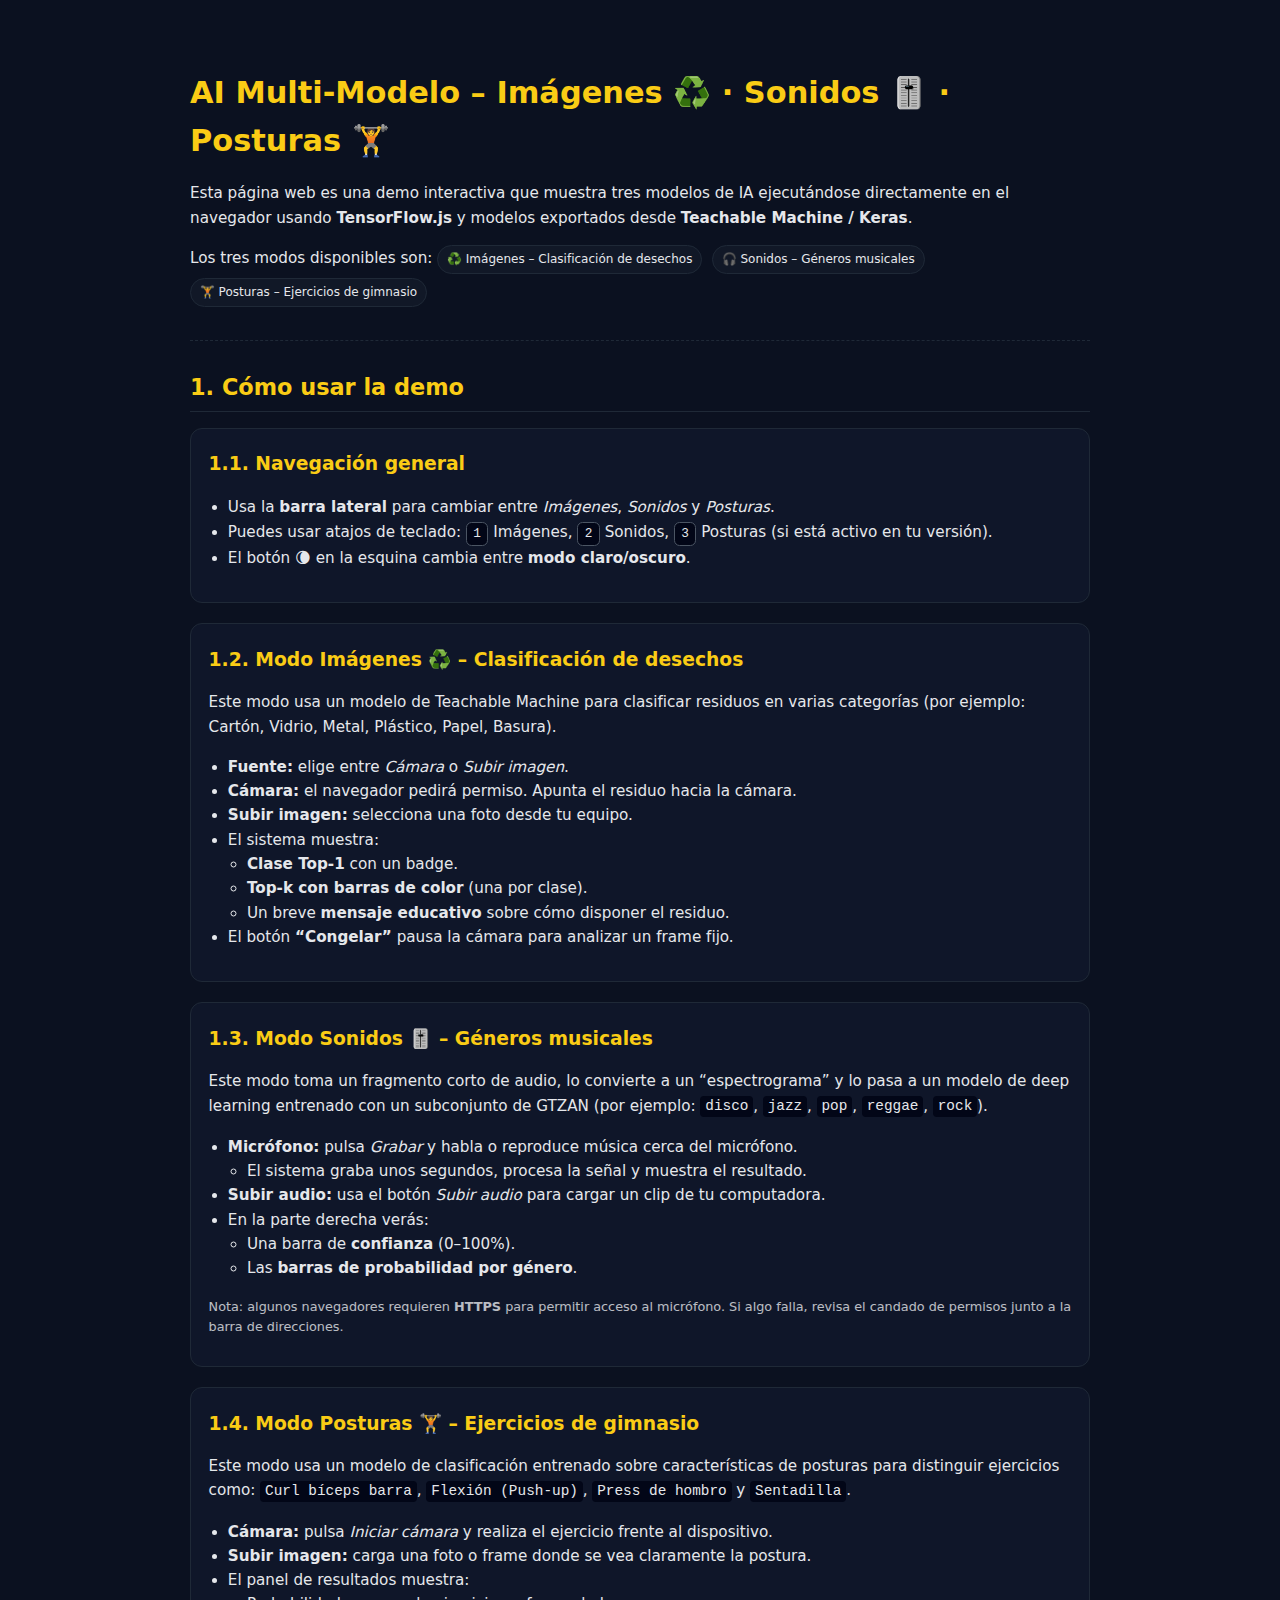
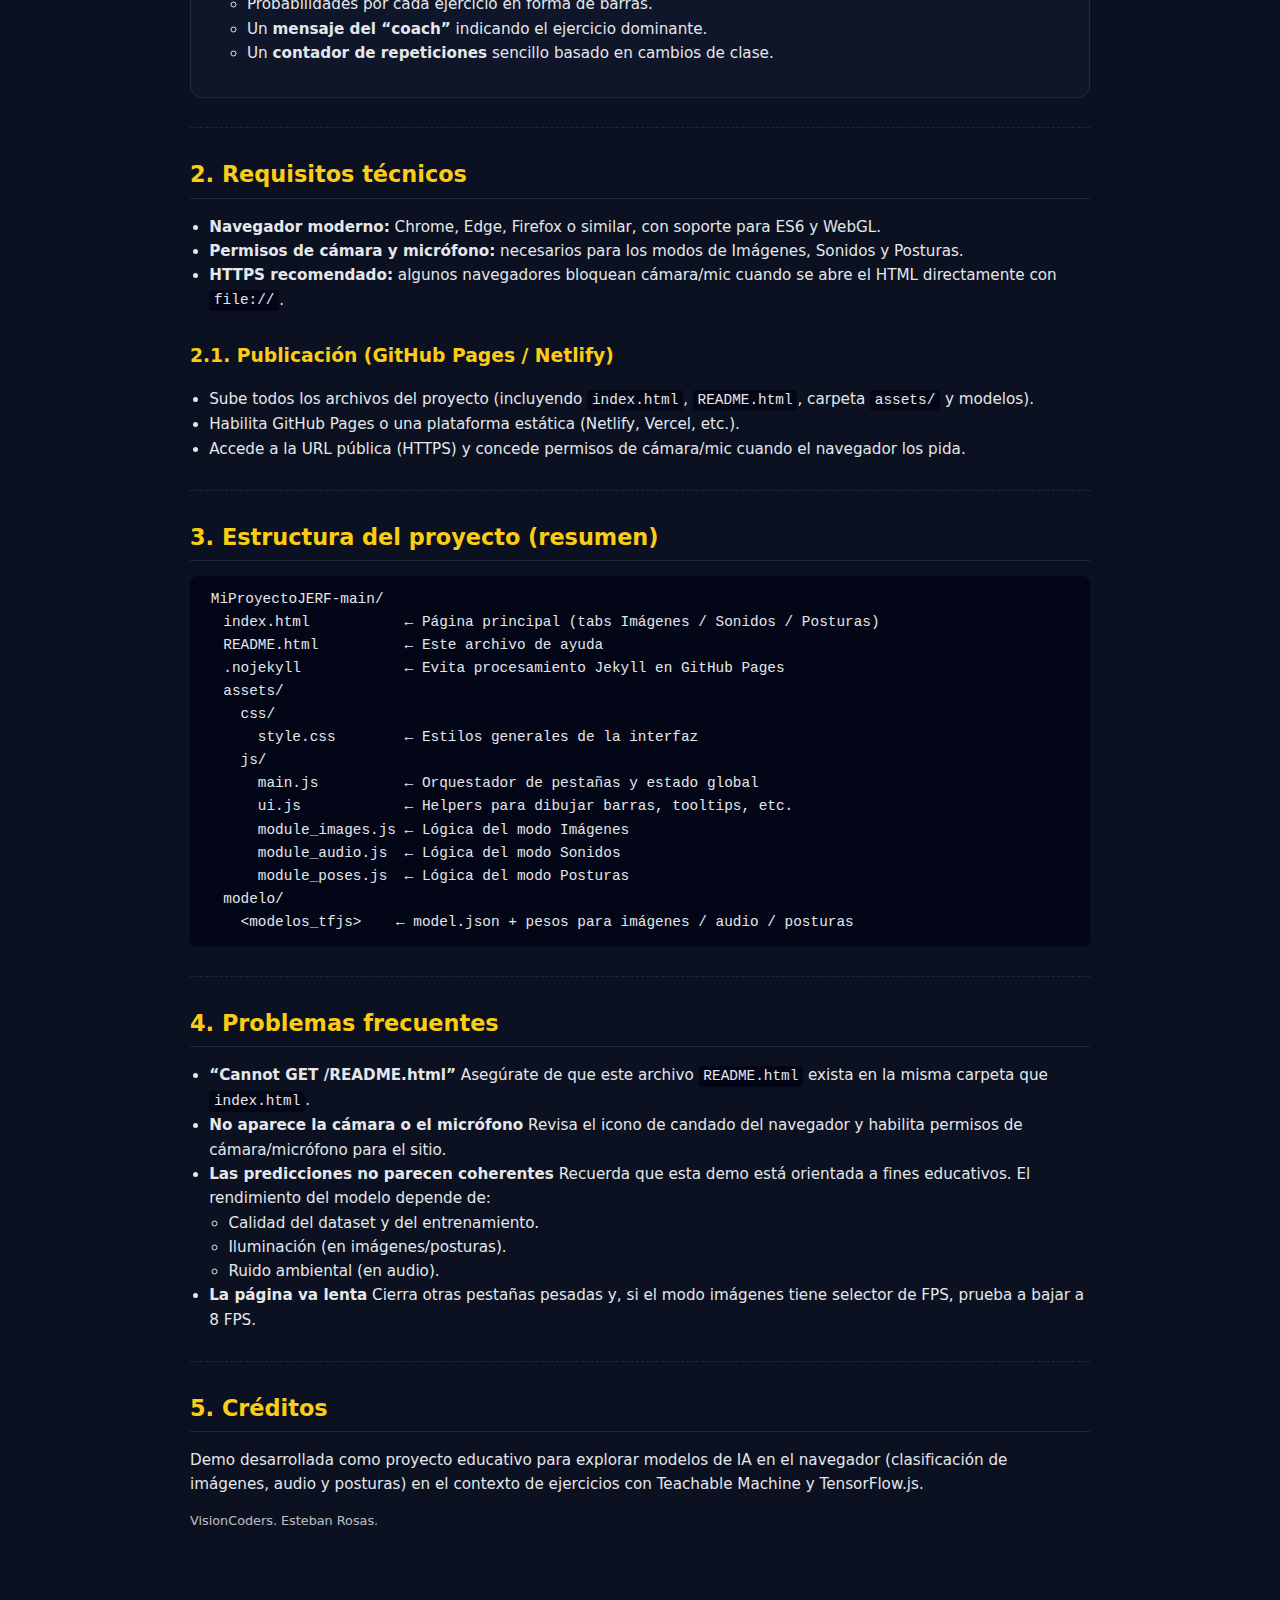
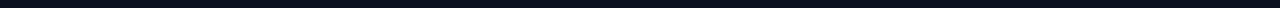
<file: README.html>
<!doctype html>
<html lang="es">
<head>
  <meta charset="utf-8" />
  <title>AI Multi-Modelo – Ayuda / README</title>
  <meta name="viewport" content="width=device-width, initial-scale=1" />
  <style>
    :root {
      color-scheme: light dark;
      font-family: system-ui, -apple-system, BlinkMacSystemFont, "Segoe UI", sans-serif;
    }
    body {
      margin: 0;
      padding: 0;
      line-height: 1.6;
      background: #0b1120;
      color: #e5e7eb;
    }
    .page {
      max-width: 900px;
      margin: 0 auto;
      padding: 2.5rem 1.5rem 3rem;
    }
    h1, h2, h3 {
      color: #facc15;
      margin-top: 1.8rem;
      margin-bottom: 0.8rem;
    }
    h1 {
      font-size: 1.9rem;
    }
    h2 {
      font-size: 1.4rem;
      border-bottom: 1px solid #1f2937;
      padding-bottom: 0.3rem;
    }
    p, li {
      font-size: 0.95rem;
    }
    code {
      font-family: ui-monospace, SFMono-Regular, Menlo, Monaco, Consolas, "Liberation Mono", "Courier New", monospace;
      font-size: 0.9rem;
      background: #020617;
      padding: 0.15rem 0.3rem;
      border-radius: 4px;
    }
    pre {
      background: #020617;
      padding: 0.8rem 1rem;
      border-radius: 8px;
      overflow-x: auto;
      font-size: 0.9rem;
    }
    a {
      color: #38bdf8;
      text-decoration: none;
    }
    a:hover {
      text-decoration: underline;
    }
    .tag {
      display: inline-block;
      font-size: 0.75rem;
      padding: 0.15rem 0.5rem;
      border-radius: 999px;
      background: #111827;
      border: 1px solid #1f2937;
      margin-right: 0.25rem;
    }
    .pill {
      display: inline-flex;
      align-items: center;
      gap: 0.25rem;
      padding: 0.25rem 0.55rem;
      border-radius: 999px;
      font-size: 0.75rem;
      background: #111827;
      border: 1px solid #1f2937;
      margin-right: 0.3rem;
      margin-bottom: 0.25rem;
    }
    .kbd {
      display: inline-block;
      padding: 0.05rem 0.4rem;
      border-radius: 0.35rem;
      border: 1px solid #4b5563;
      background: #020617;
      font-size: 0.8rem;
      font-family: ui-monospace, SFMono-Regular, Menlo, Monaco, Consolas, "Liberation Mono", "Courier New", monospace;
    }
    ul {
      padding-left: 1.2rem;
    }
    .section-card {
      border-radius: 12px;
      padding: 1rem 1rem 1rem 1.1rem;
      background: rgba(15,23,42,0.9);
      border: 1px solid #1f2937;
      margin: 1rem 0 1.25rem;
    }
    .section-card h3 {
      margin-top: 0.3rem;
    }
    hr {
      border: none;
      border-top: 1px dashed #1f2937;
      margin: 1.8rem 0;
    }
    .small {
      font-size: 0.8rem;
      opacity: 0.8;
    }
  </style>
</head>
<body>
  <div class="page">
    <h1>AI Multi-Modelo – Imágenes ♻️ · Sonidos 🎚️ · Posturas 🏋️</h1>
    <p>
      Esta página web es una demo interactiva que muestra tres modelos de IA ejecutándose directamente en el navegador
      usando <strong>TensorFlow.js</strong> y modelos exportados desde <strong>Teachable Machine / Keras</strong>.
    </p>

    <p>
      Los tres modos disponibles son:
      <span class="pill">♻️ Imágenes – Clasificación de desechos</span>
      <span class="pill">🎧 Sonidos – Géneros musicales</span>
      <span class="pill">🏋️ Posturas – Ejercicios de gimnasio</span>
    </p>

    <hr />

    <h2>1. Cómo usar la demo</h2>

    <div class="section-card">
      <h3>1.1. Navegación general</h3>
      <ul>
        <li>Usa la <strong>barra lateral</strong> para cambiar entre <em>Imágenes</em>, <em>Sonidos</em> y <em>Posturas</em>.</li>
        <li>Puedes usar atajos de teclado:
          <span class="kbd">1</span> Imágenes,
          <span class="kbd">2</span> Sonidos,
          <span class="kbd">3</span> Posturas (si está activo en tu versión).
        </li>
        <li>El botón 🌘 en la esquina cambia entre <strong>modo claro/oscuro</strong>.</li>
      </ul>
    </div>

    <div class="section-card">
      <h3>1.2. Modo Imágenes ♻️ – Clasificación de desechos</h3>
      <p>Este modo usa un modelo de Teachable Machine para clasificar residuos en varias categorías (por ejemplo: Cartón, Vidrio, Metal, Plástico, Papel, Basura).</p>
      <ul>
        <li><strong>Fuente:</strong> elige entre <em>Cámara</em> o <em>Subir imagen</em>.</li>
        <li><strong>Cámara:</strong> el navegador pedirá permiso. Apunta el residuo hacia la cámara.</li>
        <li><strong>Subir imagen:</strong> selecciona una foto desde tu equipo.</li>
        <li>El sistema muestra:
          <ul>
            <li><strong>Clase Top-1</strong> con un badge.</li>
            <li><strong>Top-k con barras de color</strong> (una por clase).</li>
            <li>Un breve <strong>mensaje educativo</strong> sobre cómo disponer el residuo.</li>
          </ul>
        </li>
        <li>El botón <strong>“Congelar”</strong> pausa la cámara para analizar un frame fijo.</li>
      </ul>
    </div>

    <div class="section-card">
      <h3>1.3. Modo Sonidos 🎚️ – Géneros musicales</h3>
      <p>
        Este modo toma un fragmento corto de audio, lo convierte a un “espectrograma” y lo pasa a un modelo de deep learning
        entrenado con un subconjunto de GTZAN (por ejemplo: <code>disco</code>, <code>jazz</code>, <code>pop</code>,
        <code>reggae</code>, <code>rock</code>).
      </p>
      <ul>
        <li><strong>Micrófono:</strong> pulsa <em>Grabar</em> y habla o reproduce música cerca del micrófono.
          <ul>
            <li>El sistema graba unos segundos, procesa la señal y muestra el resultado.</li>
          </ul>
        </li>
        <li><strong>Subir audio:</strong> usa el botón <em>Subir audio</em> para cargar un clip de tu computadora.</li>
        <li>En la parte derecha verás:
          <ul>
            <li>Una barra de <strong>confianza</strong> (0–100%).</li>
            <li>Las <strong>barras de probabilidad por género</strong>.</li>
          </ul>
        </li>
      </ul>
      <p class="small">
        Nota: algunos navegadores requieren <strong>HTTPS</strong> para permitir acceso al micrófono.
        Si algo falla, revisa el candado de permisos junto a la barra de direcciones.
      </p>
    </div>

    <div class="section-card">
      <h3>1.4. Modo Posturas 🏋️ – Ejercicios de gimnasio</h3>
      <p>
        Este modo usa un modelo de clasificación entrenado sobre características de posturas para distinguir ejercicios como:
        <code>Curl bíceps barra</code>, <code>Flexión (Push-up)</code>, <code>Press de hombro</code> y <code>Sentadilla</code>.
      </p>
      <ul>
        <li><strong>Cámara:</strong> pulsa <em>Iniciar cámara</em> y realiza el ejercicio frente al dispositivo.</li>
        <li><strong>Subir imagen:</strong> carga una foto o frame donde se vea claramente la postura.</li>
        <li>El panel de resultados muestra:
          <ul>
            <li>Probabilidades por cada ejercicio en forma de barras.</li>
            <li>Un <strong>mensaje del “coach”</strong> indicando el ejercicio dominante.</li>
            <li>Un <strong>contador de repeticiones</strong> sencillo basado en cambios de clase.</li>
          </ul>
        </li>
      </ul>
    </div>

    <hr />

    <h2>2. Requisitos técnicos</h2>
    <ul>
      <li><strong>Navegador moderno:</strong> Chrome, Edge, Firefox o similar, con soporte para ES6 y WebGL.</li>
      <li><strong>Permisos de cámara y micrófono:</strong> necesarios para los modos de Imágenes, Sonidos y Posturas.</li>
      <li><strong>HTTPS recomendado:</strong> algunos navegadores bloquean cámara/mic cuando se abre el HTML directamente con <code>file://</code>.</li>
    </ul>

    <h3>2.1. Publicación (GitHub Pages / Netlify)</h3>
    <ul>
      <li>Sube todos los archivos del proyecto (incluyendo <code>index.html</code>, <code>README.html</code>, carpeta <code>assets/</code> y modelos).</li>
      <li>Habilita GitHub Pages o una plataforma estática (Netlify, Vercel, etc.).</li>
      <li>Accede a la URL pública (HTTPS) y concede permisos de cámara/mic cuando el navegador los pida.</li>
    </ul>

    <hr />

    <h2>3. Estructura del proyecto (resumen)</h2>
    <pre><code>MiProyectoJERF-main/
  index.html           ← Página principal (tabs Imágenes / Sonidos / Posturas)
  README.html          ← Este archivo de ayuda
  .nojekyll            ← Evita procesamiento Jekyll en GitHub Pages
  assets/
    css/
      style.css        ← Estilos generales de la interfaz
    js/
      main.js          ← Orquestador de pestañas y estado global
      ui.js            ← Helpers para dibujar barras, tooltips, etc.
      module_images.js ← Lógica del modo Imágenes
      module_audio.js  ← Lógica del modo Sonidos
      module_poses.js  ← Lógica del modo Posturas
  modelo/
    &lt;modelos_tfjs&gt;    ← model.json + pesos para imágenes / audio / posturas
</code></pre>

    <hr />

    <h2>4. Problemas frecuentes</h2>

    <ul>
      <li><strong>“Cannot GET /README.html”</strong>  
        Asegúrate de que este archivo <code>README.html</code> exista en la misma carpeta que <code>index.html</code>.
      </li>
      <li><strong>No aparece la cámara o el micrófono</strong>  
        Revisa el icono de candado del navegador y habilita permisos de cámara/micrófono para el sitio.
      </li>
      <li><strong>Las predicciones no parecen coherentes</strong>  
        Recuerda que esta demo está orientada a fines educativos. El rendimiento del modelo depende de:
        <ul>
          <li>Calidad del dataset y del entrenamiento.</li>
          <li>Iluminación (en imágenes/posturas).</li>
          <li>Ruido ambiental (en audio).</li>
        </ul>
      </li>
      <li><strong>La página va lenta</strong>  
        Cierra otras pestañas pesadas y, si el modo imágenes tiene selector de FPS, prueba a bajar a 8 FPS.</li>
    </ul>

    <hr />

    <h2>5. Créditos</h2>
    <p>
      Demo desarrollada como proyecto educativo para explorar modelos de IA en el navegador
      (clasificación de imágenes, audio y posturas) en el contexto de ejercicios con Teachable Machine
      y TensorFlow.js.
    </p>

    <p class="small">
      VisionCoders. Esteban Rosas.
    </p>
  </div>
</body>
</html>
</file>
